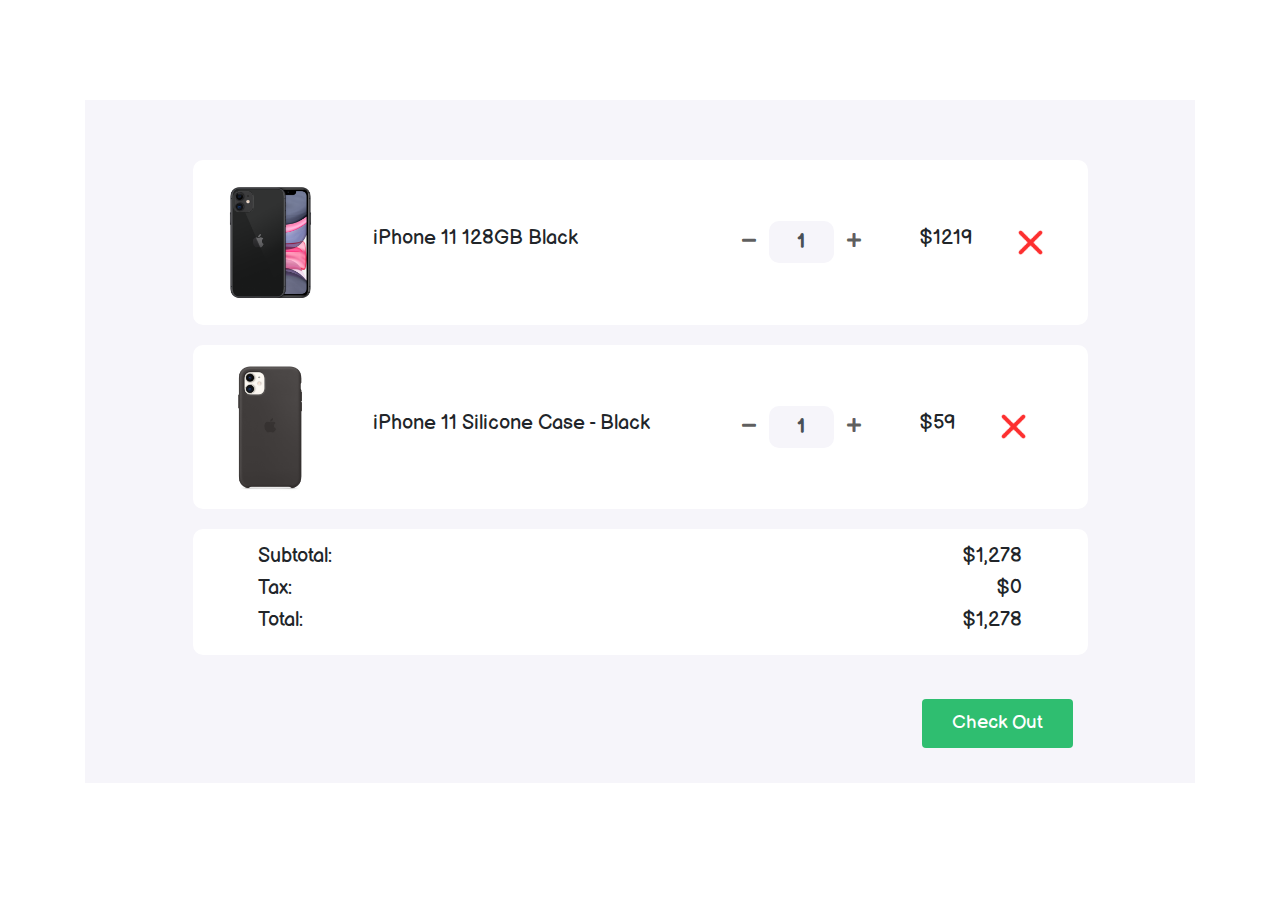
<file: index.html>
<!DOCTYPE html>
<html>

<head>
   <title>Shopping Cart</title>
   <meta charset="utf-8">
   <meta name="viewport" content="width=device-width, initial-scale=1">
   <link rel="stylesheet" href="https://maxcdn.bootstrapcdn.com/bootstrap/4.0.0/css/bootstrap.min.css">
    <link href="https://cdnjs.cloudflare.com/ajax/libs/font-awesome/5.11.2/css/all.css" rel="stylesheet" /> 
   <link href="style.css" rel="stylesheet">
   <link href="https://fonts.googleapis.com/css2?family=Balsamiq+Sans&display=swap" rel="stylesheet">

</head>

<body>

   <section>
      <div class="container">
         <div class="cart">
            <div class="col-md-12 col-lg-10 mx-auto">
               <div class="cart-item">
                  <div class="row">
                     <div class="col-md-7 center-item">
                        <img src="images/product-1.png" alt="">
                        <h5>iPhone 11 128GB Black</h5>
                     </div>

                     <div class="col-md-5 center-item">
                        <div class="input-group number-spinner">
                           <!-- onclick=" handleProductChange('phone' , false)" -->
                           <button onclick=" handleProductChange('phone' , false)" class="btn btn-default"><i class="fas fa-minus"></i></button>
                           <!-- id="phone-count" -->
                           <input id="phone-count"  type="text" class="form-control text-center" value="1">
                           <!-- onclick=" handleProductChange('phone' , true)"  -->
                           <button onclick=" handleProductChange('phone' , true)" class="btn btn-default"><i class="fas fa-plus"></i></button>
                        </div>
                        <!-- id="phone-total" -->
                        <h5 id="phone-total">$1219</h5> 

                        <img src="images/remove.png" alt="" class="remove-item">
                     </div>
                  </div>
               </div>

               <div class="cart-item">
                  <div class="row">
                     <div class="col-md-7 center-item mx-auto">
                        <img src="images/product-2.png" alt="">
                        <h5>iPhone 11 Silicone Case - Black</h5>
                     </div>
                     <div class="col-md-5 center-item">
                        <div class="input-group number-spinner">
                           <!-- onclick="handleProductChange('case', false)"  -->
                           <button onclick="handleProductChange('case', false)"   class="btn btn-default"><i class="fas fa-minus"></i></button>
                           <!-- id="case-count"  -->
                           <input id="case-count"  type="text" class="form-control text-center" value="1">
                           <!-- onclick="handleProductChange('case', true)" -->
                           <button onclick="handleProductChange('case', true)" class="btn btn-default"><i class="fas fa-plus"></i></button>

                        </div>
                        <!-- id="case-total" -->
                         <h5 id="case-total">$59</h5> 

                        <img src="images/remove.png" alt="" class="remove-item">
                     </div>
                  </div>
               </div>

               <div class="cart-item">
                  <div class="row">

                     <div class="col-md-8">
                        <h5>Subtotal: </h5>
                        <h5>Tax:</h5>
                        <h5>Total:</h5>
                     </div>

                     <div class="col-md-4 status">
                        <h5 id="total-price">$1,278</h5> 

                        <h5 id="tax-amount">$0</h5>
                        <h5 id="grand-total">$1,278</span></h5> 

                     </div>
                  </div>
               </div>
               <div class="col-md-12 pt-4 pb-4">
                  <button type="button" class="btn btn-success check-out">Check Out</button>
               </div>
            </div>
         </div>
      </div>
   </section>
   <script>

      function handleProductChange(product, isIncrease){
         const productInput = document.getElementById(product + '-count');
         const  productCount = parseInt(productInput.value);
         let productNewCount = productCount;
         if (isIncrease == true) {
            productNewCount = productCount + 1;
         }
         if (isIncrease == false && productCount > 0) {
            productNewCount = productCount - 1;
         }
         productInput.value = productNewCount;
         let productTotal = 0;
         if (product == 'phone') {
            productTotal = productNewCount * 1219;
         }
         if (product == 'case') {
            productTotal = productNewCount * 59;
         }
         document.getElementById(product + '-total').innerText = '$' + productTotal;
         calculateTutal();

      }
                  function calculateTutal() {
                     const phoneCount = getInputValue('phone');
                     const caseCount = getInputValue('case');

                     const totalPrice = phoneCount * 1219 + caseCount * 59;
                     document.getElementById('total-price').innerText = '$' + totalPrice;

                     const tax = Math.round(totalPrice * 0.1);
                     document.getElementById('tax-amount').innerText = '$' + tax;

                     const grandTotal = totalPrice + tax;
                     document.getElementById('grand-total').innerText = '$' + grandTotal;   
                  }


                  function getInputValue(product) {
                     console.log(product);
                     const productInput = document.getElementById(product + '-count');
                     const productCount = parseInt(productInput.value);
                     return productCount;
                  }






      // document.getElementById('case-increase').addEventListener('click', function(){
      //   const caseInput = document.getElementById('case-count');
      //   const caseCount = parseInt(caseInput.value)
      //   const caseNewCount = caseCount + 1 ;
      //   caseInput.value = caseNewCount;
      //   const caseTotal = caseNewCount * 59;
      //   document.getElementById('case-total').innerText = '$' + caseTotal;

      // })
      // document.getElementById('case-decrease').addEventListener('click', function(){
      //    const caseInput = document.getElementById('case-count');
      //    const caseCount = parseInt(caseInput.value)
      //    const caseNewCount = caseCount - 1 ;
      //    caseInput.value = caseNewCount;
      //    const caseTotal = caseNewCount * 59;
      //    document.getElementById('case-total').innerText = '$' + caseTotal;



      // })

  </script>
</body>

</html>
</file>
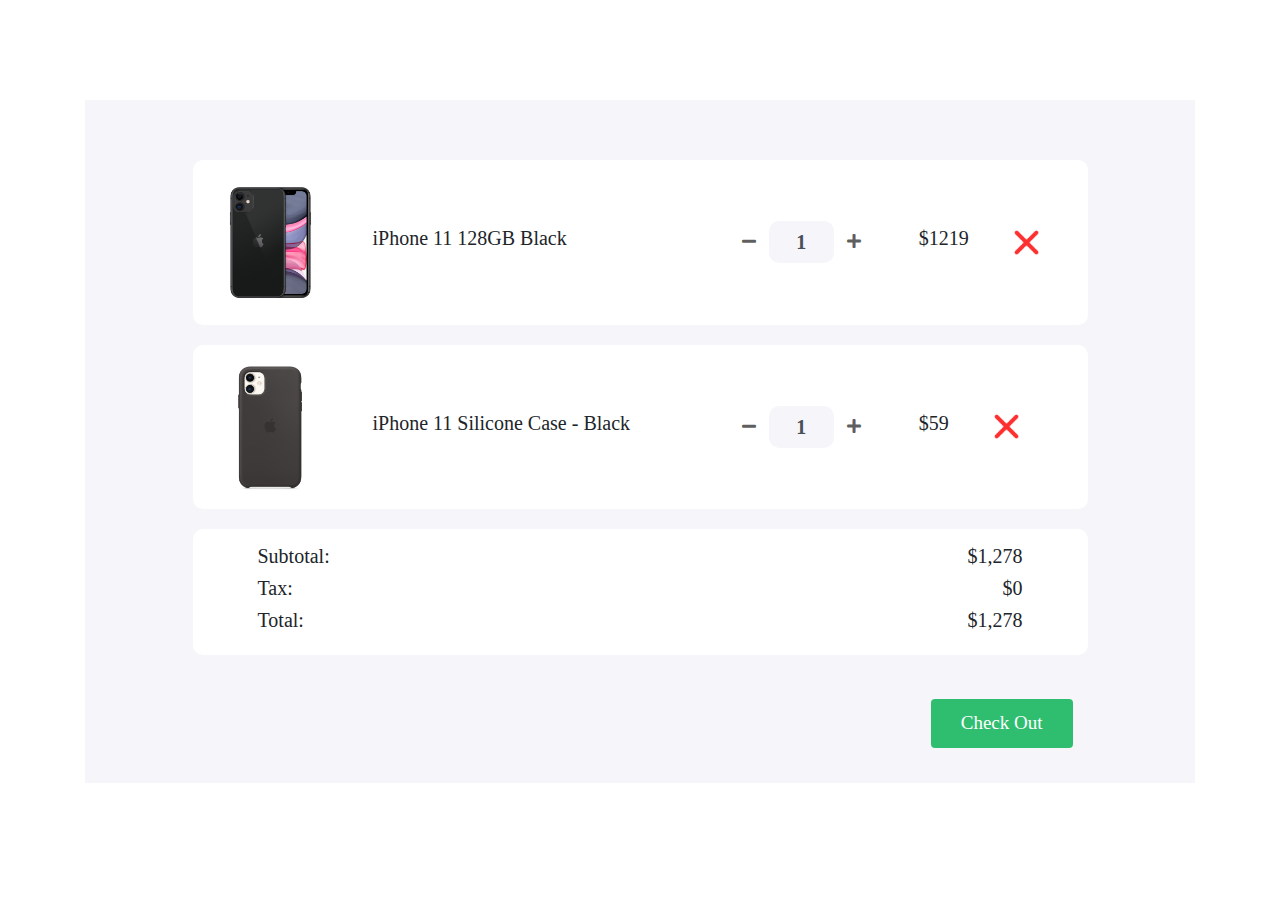
<file: index2.html>
<!DOCTYPE html>
<html>

<head>
   <title>Shopping Cart</title>
   <meta charset="utf-8">
   <meta name="viewport" content="width=device-width, initial-scale=1">
   <link rel="stylesheet" href="https://maxcdn.bootstrapcdn.com/bootstrap/4.0.0/css/bootstrap.min.css">
   <link href="https://cdnjs.cloudflare.com/ajax/libs/font-awesome/5.11.2/css/all.css" rel="stylesheet" />
   <link href="style.css" rel="stylesheet">
</head>

<body>

   <section>
      <div class="container">
         <div class="cart">
            <div class="col-md-12 col-lg-10 mx-auto">
               <div class="cart-item">
                  <div class="row">
                     <div class="col-md-7 center-item">
                        <img src="images/product-1.png" alt="">
                        <h5>iPhone 11 128GB Black</h5>
                     </div>

                     <div class="col-md-5 center-item">
                        <div class="input-group number-spinner">
                           <button  class="btn btn-default  minus-btn "><i class="fas fa-minus"></i></button>
                           <input  type="text" class="form-control text-center" value="1">
                           <button class="btn btn-default  plus-btn "><i class="fas fa-plus"></i></button>
                        </div>
                        <h5  class="total-price">$1219</h5>
                           <img src="images/remove.png" alt="" class="remove-item">

                     </div>
                  </div>
               </div>

               <div class="cart-item">
                  <div class="row">
                     <div class="col-md-7 center-item mx-auto">
                        <img src="images/product-2.png" alt="">
                        <h5>iPhone 11 Silicone Case - Black</h5>
                     </div>
                     <div class="col-md-5 center-item">
                        <div class="input-group number-spinner">
                           <button class="btn btn-default  minus-btn"><i class="fas fa-minus"></i></button>
                           <input  type="text" class="form-control text-center" value="1">
                           <button class="btn btn-default  plus-btn"><i class="fas fa-plus"></i></button>

                        </div>
                        <h5  class="total-price"> $59  </h5>
                        <img src="images/remove.png" alt="" class="remove-item">
                     </div>
                  </div>
               </div>

               <div class="cart-item">
                  <div class="row">

                     <div class="col-md-8">
                        <h5>Subtotal: </h5>
                        <h5>Tax:</h5>
                        <h5>Total:</h5>
                     </div>

                     <div class="col-md-4 status">
                        <h5>$1,278</h5>
                        <h5>$0</h5>
                        <h5>$1,278</h5>
                     </div>
                  </div>
               </div>
               <div class="col-md-12 pt-4 pb-4">
                  <button type="button" class="btn btn-success check-out">Check Out</button>
               </div>
            </div>
         </div>
      </div>
   </section>
   <script>
      let removeCartItemButtons = document.querySelectorAll('.remove-item'); 
    for (let i = 0; i < removeCartItemButtons.length; i++) {
    let button = removeCartItemButtons[i]
    button.addEventListener('click', removeCartItem) 
    }
    
    function removeCartItem (event) {
        let buttonCliked = event.target;
        buttonCliked.parentElement.parentElement.remove()
        updateCartTotal()
    }
    
     
   
// $('plus-btn').on('click', function(e) {
//     e.preventDefault();
//     var $this = $(this);
//     var $input = $this.closest('div').find('input');
//     var value = parseInt($input.val());
 
//     if (value = 100) {
//         value = value + 1;
//     } else {
//         value =100;
//     }
 
//     $input.val(value);
// });
// $('minus-btn').on('click', function(e) {
//     e.preventDefault();
//     var $this = $(this);
//     var $input = $this.closest('div').find('input');
//     var value = parseInt($input.val());
 
//     if (value = 1) {
//         value = value - 1;
//     } else {
//         value = 0;
//     }
 
//   $input.val(value);
 
// });
 

 //  deposit button event hander
 const depositBtn = document.getElementById('add_deposit');
          depositBtn.addEventListener('click', function(){
      
          const  depositNumber = getInputNumber('depositAmount');
          updateSpanText('currentBalance', depositNumber);
          updateSpanText('currentDeposit', depositNumber);
         
          })
           //  withdraw button events handler
           const withdrawBtn = document.getElementById('add_withdraw');
           withdrawBtn.addEventListener('click', function(){
           const withdrawNumber = getInputNumber('withdrawAmount');

             updateSpanText('currentWithdraw', withdrawNumber);
         //   updateSpanText('currentBalance', -1 * withdrawNumber);

            

      
            }) 
        function updateSpanText(id , depositNumber){
        const current = document.getElementById(id).innerText;
        const currentNumber = parseFloat(current);
        console.log(currentNumber);
        const tutalAmount = depositNumber + currentNumber;
        document.getElementById(id).innerText = tutalAmount;  
         }
        


            function getInputNumber(id){
            const amount = document.getElementById(id).value;
            const amountNumber = parseFloat(amount);
            return amountNumber;

            }
      


   </script>
</body>

</html>
</file>
<file: style.css>
body{
	background: #fff;
	font-family: 'Balsamiq Sans', cursive;

}
.cart{
	margin: 100px 0;
	background-color: #F6F5FA;;
	padding: 60px 0;
}
.total-price{
	padding-bottom: 15px;
}
.cart-item{
	background-color: #fff;
	border-radius: 10px;
	padding: 15px 20px;
	margin-bottom: 20px;
}
.center-item{
    display: flex;
    align-items: center;
    justify-content: flex-start;
}
.cart-item img{
	width: 115px;
}
.cart-item h5{
    padding: 0 45px;
}
.cart-item .remove-item{
	width: 25px!important;
}
.btn-default{
	background-color: #fff;
}
.cart-item .form-control{
	background-color: #F6F5FA;
	border: none;
    width: 65px;
    border-radius: 10px!important;
    font-weight: 700;
    font-size: 20px;
}
.input-group{
	width: unset;
}
.status{
	text-align: right;
}
.check-out{
    float: right;
    padding: 10px 30px;
	font-size: 19px;
	background-color: #2FBE70;
	border: none;
}
.fa-minus{
	color: rgba(0, 0, 0, 0.651);
}
.fa-plus{
	color: rgba(0, 0, 0, 0.651) ;
}
</file>
